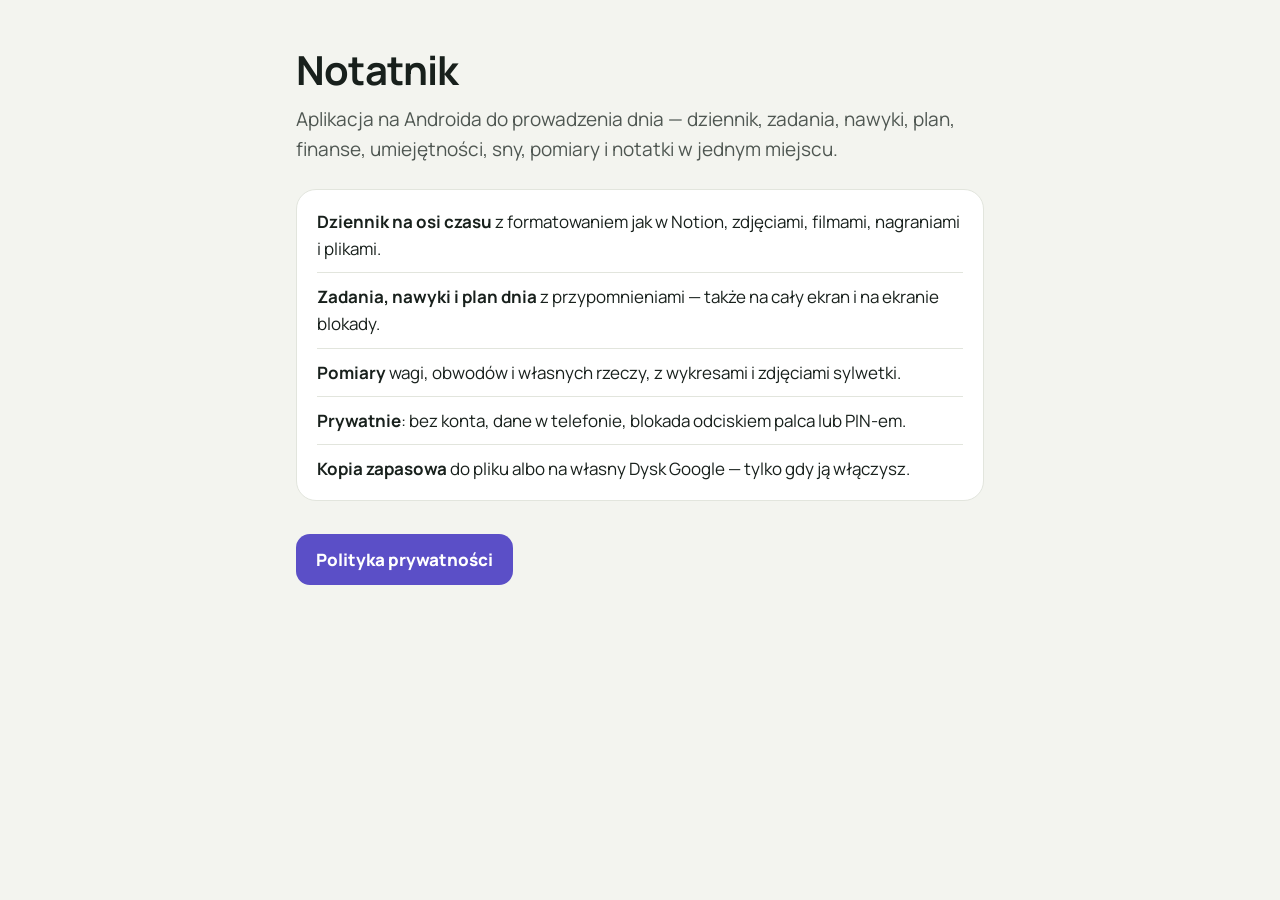
<file: index.html>
<!doctype html>
<html lang="pl">
<head>
<meta charset="utf-8">
<meta name="viewport" content="width=device-width, initial-scale=1">
<title>Notatnik</title>
<meta name="description" content="Notatnik – aplikacja na Androida do prowadzenia dnia: dziennik, zadania, nawyki, plan, finanse, pomiary i notatki.">
<link rel="preconnect" href="https://fonts.googleapis.com">
<link rel="preconnect" href="https://fonts.gstatic.com" crossorigin>
<link href="https://fonts.googleapis.com/css2?family=Manrope:wght@400;600;800&display=swap" rel="stylesheet">
<link rel="stylesheet" href="styl.css">
</head>
<body>
<main>
  <h1>Notatnik</h1>
  <p class="lead">Aplikacja na Androida do prowadzenia dnia — dziennik, zadania, nawyki, plan, finanse, umiejętności, sny, pomiary i notatki w jednym miejscu.</p>

  <ul class="features">
    <li><b>Dziennik na osi czasu</b> z formatowaniem jak w Notion, zdjęciami, filmami, nagraniami i plikami.</li>
    <li><b>Zadania, nawyki i plan dnia</b> z przypomnieniami — także na cały ekran i na ekranie blokady.</li>
    <li><b>Pomiary</b> wagi, obwodów i własnych rzeczy, z wykresami i zdjęciami sylwetki.</li>
    <li><b>Prywatnie</b>: bez konta, dane w telefonie, blokada odciskiem palca lub PIN-em.</li>
    <li><b>Kopia zapasowa</b> do pliku albo na własny Dysk Google — tylko gdy ją włączysz.</li>
  </ul>

  <p><a class="button" href="prywatnosc.html">Polityka prywatności</a></p>
</main>
</body>
</html>
</file>
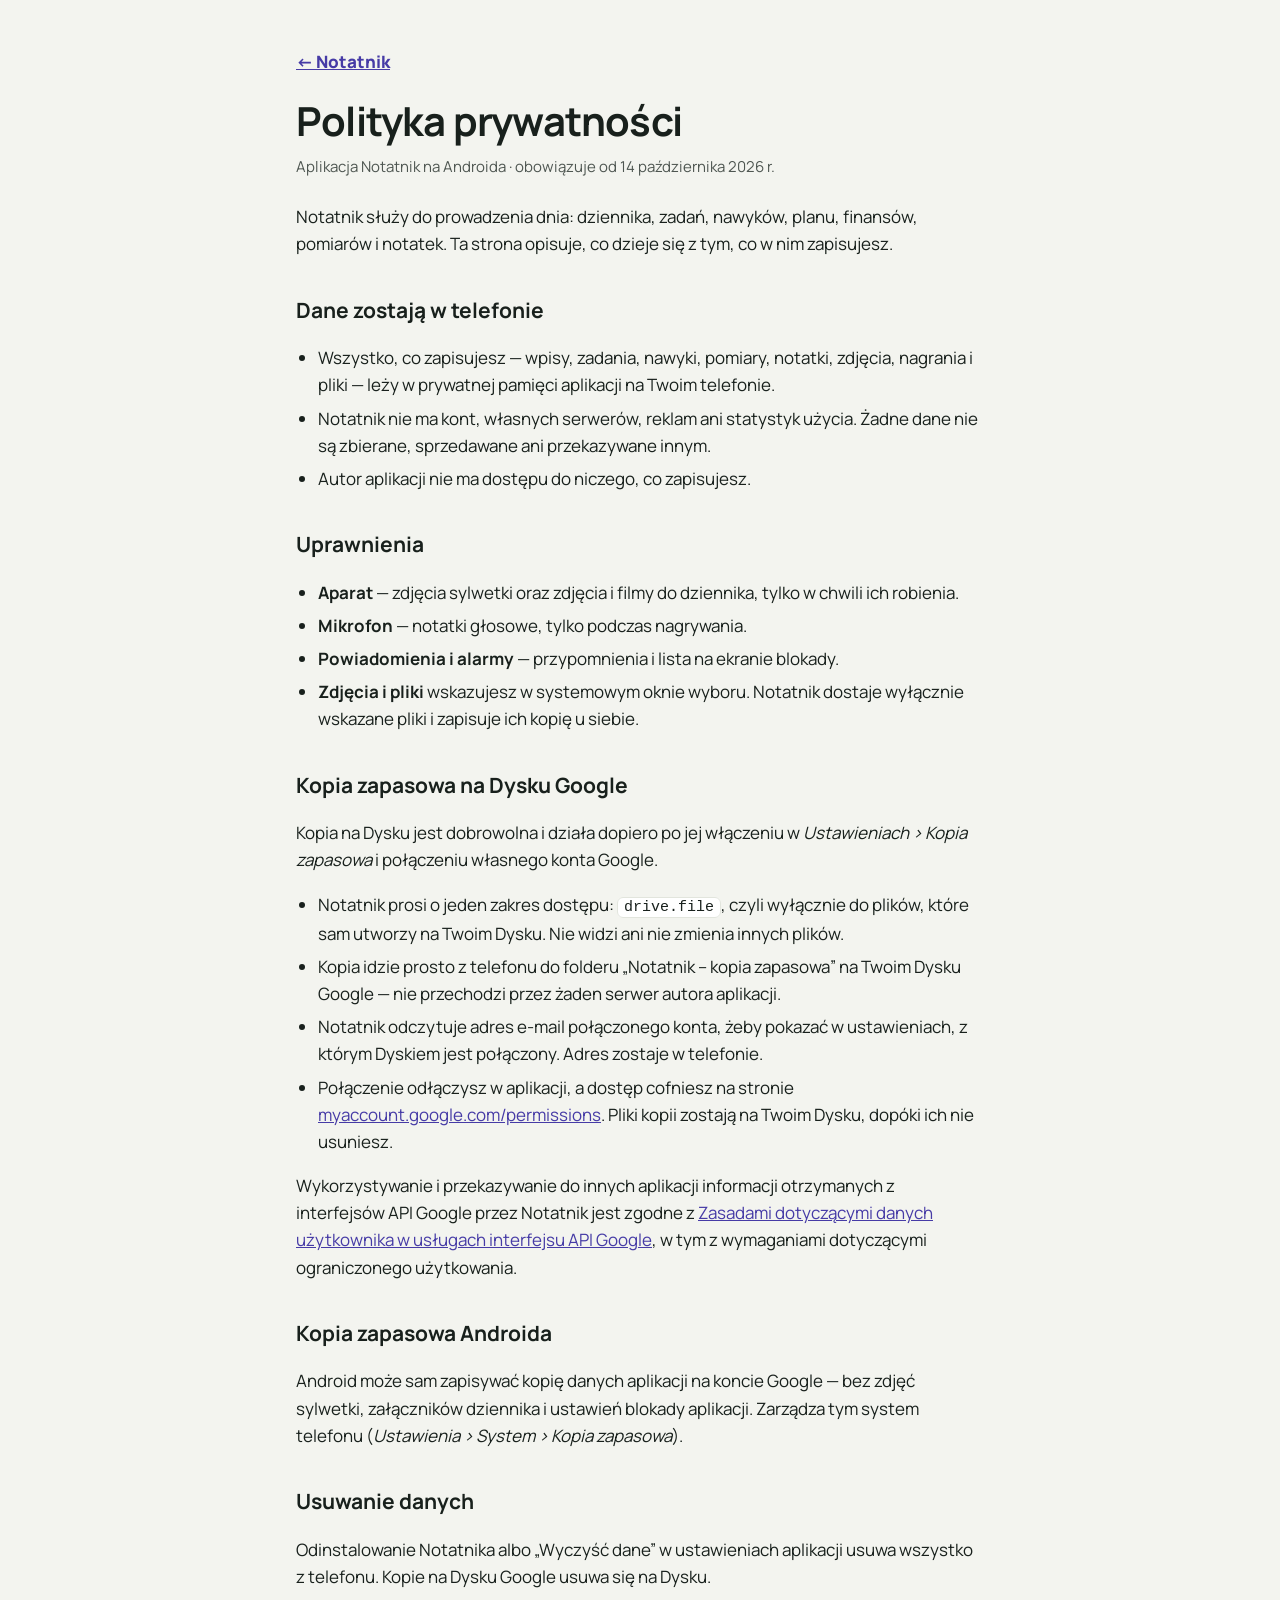
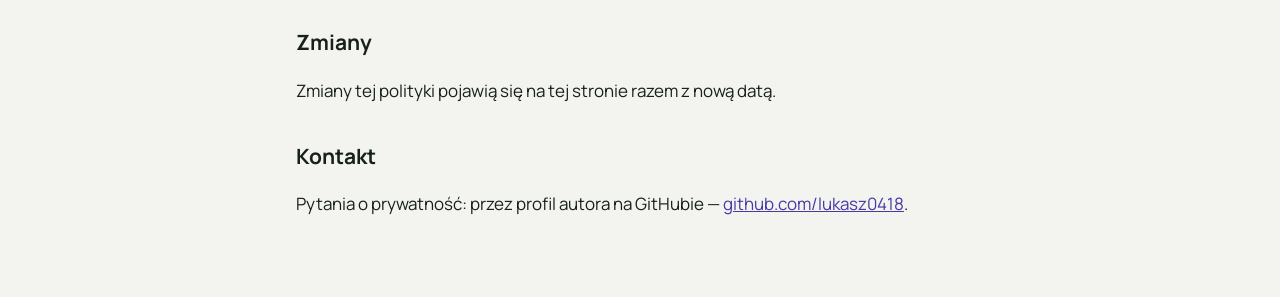
<file: prywatnosc.html>
<!doctype html>
<html lang="pl">
<head>
<meta charset="utf-8">
<meta name="viewport" content="width=device-width, initial-scale=1">
<title>Notatnik – polityka prywatności</title>
<meta name="description" content="Polityka prywatności aplikacji Notatnik na Androida.">
<link rel="preconnect" href="https://fonts.googleapis.com">
<link rel="preconnect" href="https://fonts.gstatic.com" crossorigin>
<link href="https://fonts.googleapis.com/css2?family=Manrope:wght@400;600;800&display=swap" rel="stylesheet">
<link rel="stylesheet" href="styl.css">
</head>
<body>
<main>
  <p class="back"><a href="./">← Notatnik</a></p>
  <h1>Polityka prywatności</h1>
  <p class="meta">Aplikacja Notatnik na Androida · obowiązuje od 14 października 2026 r.</p>

  <p>Notatnik służy do prowadzenia dnia: dziennika, zadań, nawyków, planu, finansów, pomiarów i notatek. Ta strona opisuje, co dzieje się z tym, co w nim zapisujesz.</p>

  <h2>Dane zostają w telefonie</h2>
  <ul>
    <li>Wszystko, co zapisujesz — wpisy, zadania, nawyki, pomiary, notatki, zdjęcia, nagrania i pliki — leży w prywatnej pamięci aplikacji na Twoim telefonie.</li>
    <li>Notatnik nie ma kont, własnych serwerów, reklam ani statystyk użycia. Żadne dane nie są zbierane, sprzedawane ani przekazywane innym.</li>
    <li>Autor aplikacji nie ma dostępu do niczego, co zapisujesz.</li>
  </ul>

  <h2>Uprawnienia</h2>
  <ul>
    <li><b>Aparat</b> — zdjęcia sylwetki oraz zdjęcia i filmy do dziennika, tylko w chwili ich robienia.</li>
    <li><b>Mikrofon</b> — notatki głosowe, tylko podczas nagrywania.</li>
    <li><b>Powiadomienia i alarmy</b> — przypomnienia i lista na ekranie blokady.</li>
    <li><b>Zdjęcia i pliki</b> wskazujesz w systemowym oknie wyboru. Notatnik dostaje wyłącznie wskazane pliki i zapisuje ich kopię u siebie.</li>
  </ul>

  <h2>Kopia zapasowa na Dysku Google</h2>
  <p>Kopia na Dysku jest dobrowolna i działa dopiero po jej włączeniu w <i>Ustawieniach › Kopia zapasowa</i> i połączeniu własnego konta Google.</p>
  <ul>
    <li>Notatnik prosi o jeden zakres dostępu: <code>drive.file</code>, czyli wyłącznie do plików, które sam utworzy na Twoim Dysku. Nie widzi ani nie zmienia innych plików.</li>
    <li>Kopia idzie prosto z telefonu do folderu „Notatnik – kopia zapasowa” na Twoim Dysku Google — nie przechodzi przez żaden serwer autora aplikacji.</li>
    <li>Notatnik odczytuje adres e-mail połączonego konta, żeby pokazać w ustawieniach, z którym Dyskiem jest połączony. Adres zostaje w telefonie.</li>
    <li>Połączenie odłączysz w aplikacji, a dostęp cofniesz na stronie <a href="https://myaccount.google.com/permissions">myaccount.google.com/permissions</a>. Pliki kopii zostają na Twoim Dysku, dopóki ich nie usuniesz.</li>
  </ul>
  <p>Wykorzystywanie i przekazywanie do innych aplikacji informacji otrzymanych z interfejsów API Google przez Notatnik jest zgodne z <a href="https://developers.google.com/terms/api-services-user-data-policy">Zasadami dotyczącymi danych użytkownika w usługach interfejsu API Google</a>, w tym z wymaganiami dotyczącymi ograniczonego użytkowania.</p>

  <h2>Kopia zapasowa Androida</h2>
  <p>Android może sam zapisywać kopię danych aplikacji na koncie Google — bez zdjęć sylwetki, załączników dziennika i ustawień blokady aplikacji. Zarządza tym system telefonu (<i>Ustawienia › System › Kopia zapasowa</i>).</p>

  <h2>Usuwanie danych</h2>
  <p>Odinstalowanie Notatnika albo „Wyczyść dane” w ustawieniach aplikacji usuwa wszystko z telefonu. Kopie na Dysku Google usuwa się na Dysku.</p>

  <h2>Zmiany</h2>
  <p>Zmiany tej polityki pojawią się na tej stronie razem z nową datą.</p>

  <h2>Kontakt</h2>
  <p>Pytania o prywatność: przez profil autora na GitHubie — <a href="https://github.com/lukasz0418">github.com/lukasz0418</a>.</p>
</main>
</body>
</html>
</file>
<file: styl.css>
:root {
  --bg: #F3F4EF;
  --card: #FFFFFF;
  --ink: #18201C;
  --muted: #4E5651;
  --accent: #5B4FC7;
  --accent-ink: #463BA6;
  --line: #E2E5DD;
}
@media (prefers-color-scheme: dark) {
  :root {
    --bg: #111513;
    --card: #1A201D;
    --ink: #EEF1EC;
    --muted: #B4BCB6;
    --accent: #A79CF5;
    --accent-ink: #C3BBFA;
    --line: #2C3430;
  }
}
* { box-sizing: border-box; }
body {
  margin: 0;
  background: var(--bg);
  color: var(--ink);
  font-family: 'Manrope', system-ui, sans-serif;
  font-size: 17px;
  line-height: 1.6;
}
main {
  max-width: 720px;
  margin: 0 auto;
  padding: 48px 16px 64px;
}
h1 {
  font-size: 40px;
  line-height: 1.1;
  letter-spacing: -0.02em;
  margin: 0 0 12px;
}
h2 {
  font-size: 21px;
  margin: 36px 0 8px;
}
.lead { font-size: 19px; color: var(--muted); margin: 0 0 24px; }
.meta { color: var(--muted); font-size: 15px; margin: 0 0 24px; }
.back { margin: 0 0 24px; font-weight: 800; }
a { color: var(--accent-ink); }
a:hover { color: var(--accent); }
ul { padding-left: 22px; }
li { margin: 6px 0; }
.features {
  list-style: none;
  padding: 8px 20px;
  background: var(--card);
  border: 1px solid var(--line);
  border-radius: 20px;
}
.features li { padding: 10px 0; border-bottom: 1px solid var(--line); margin: 0; }
.features li:last-child { border-bottom: none; }
.button {
  display: inline-block;
  margin-top: 16px;
  padding: 12px 20px;
  border-radius: 14px;
  background: var(--accent);
  color: #FFFFFF;
  font-weight: 800;
  text-decoration: none;
}
@media (prefers-color-scheme: dark) {
  .button { color: #15121F; }
}
.button:hover { filter: brightness(1.08); }
code {
  font-size: 15px;
  background: var(--card);
  border: 1px solid var(--line);
  border-radius: 6px;
  padding: 1px 6px;
}
</file>
